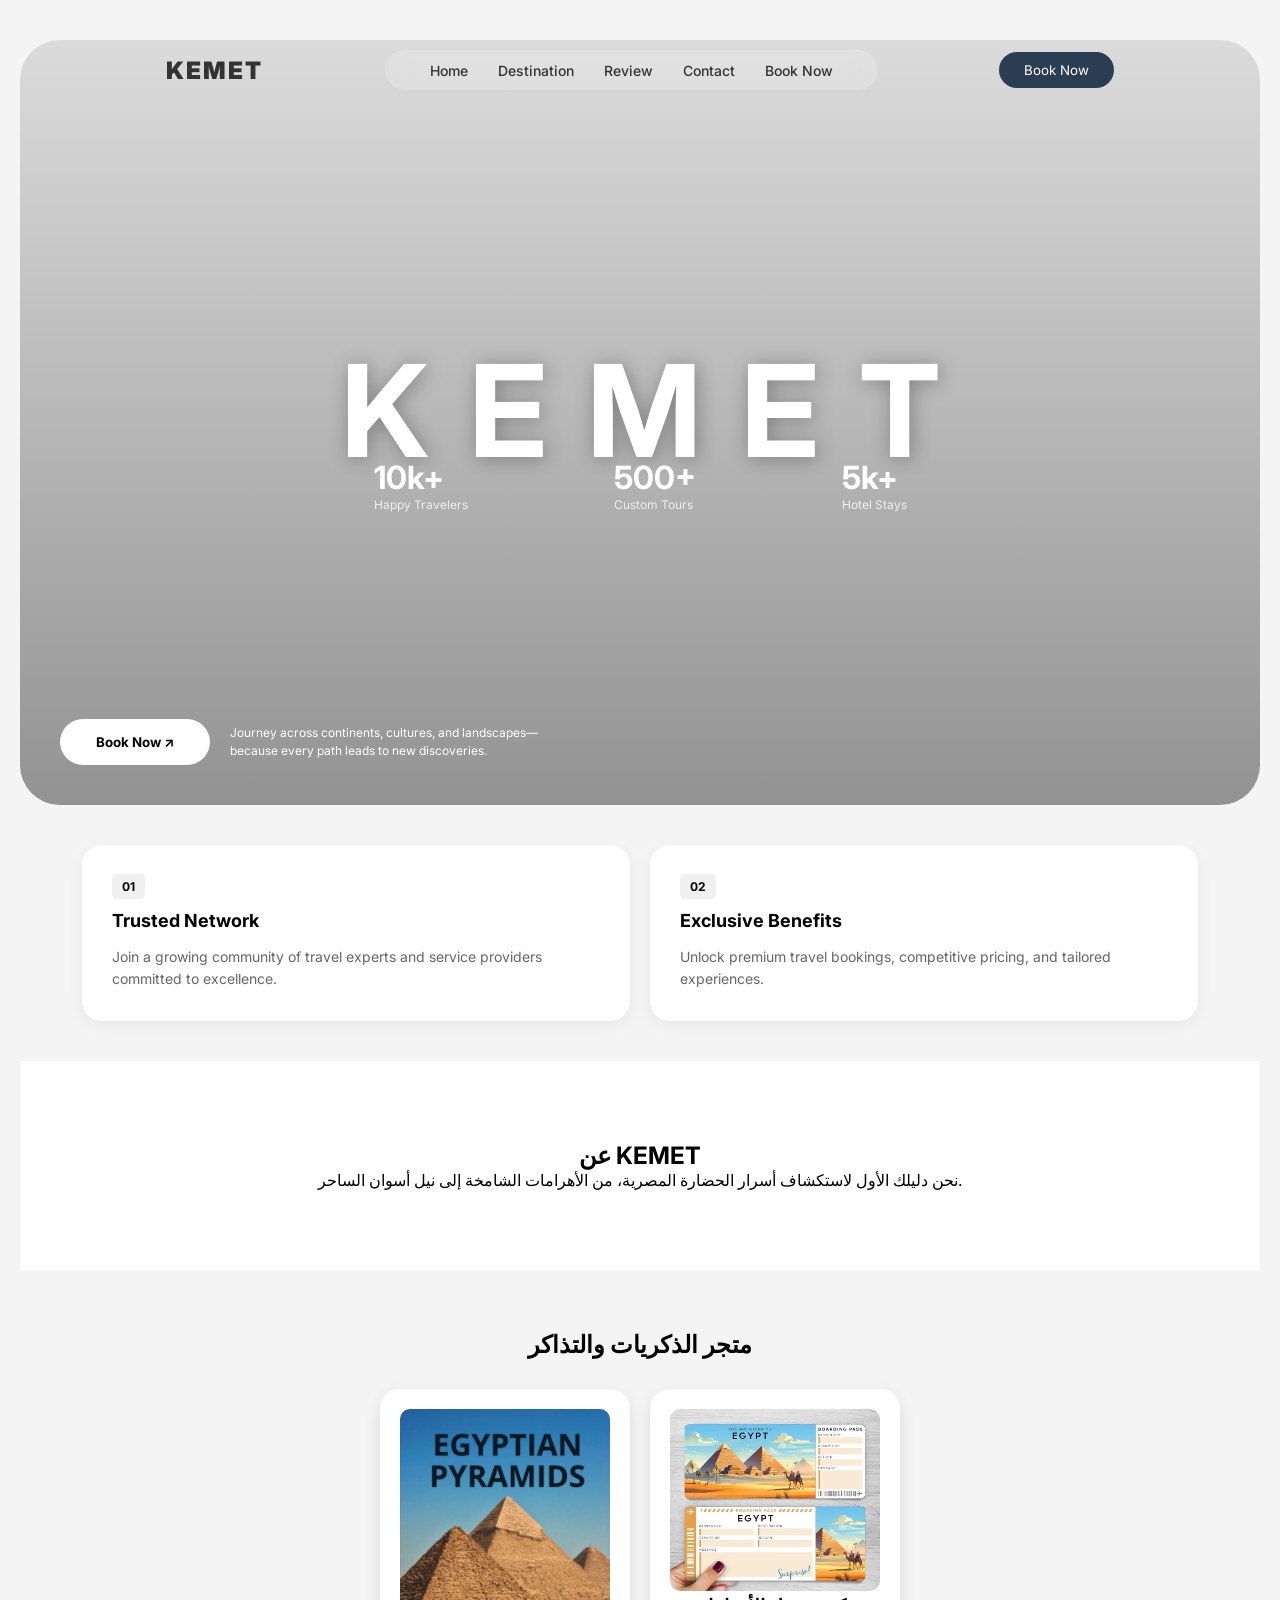
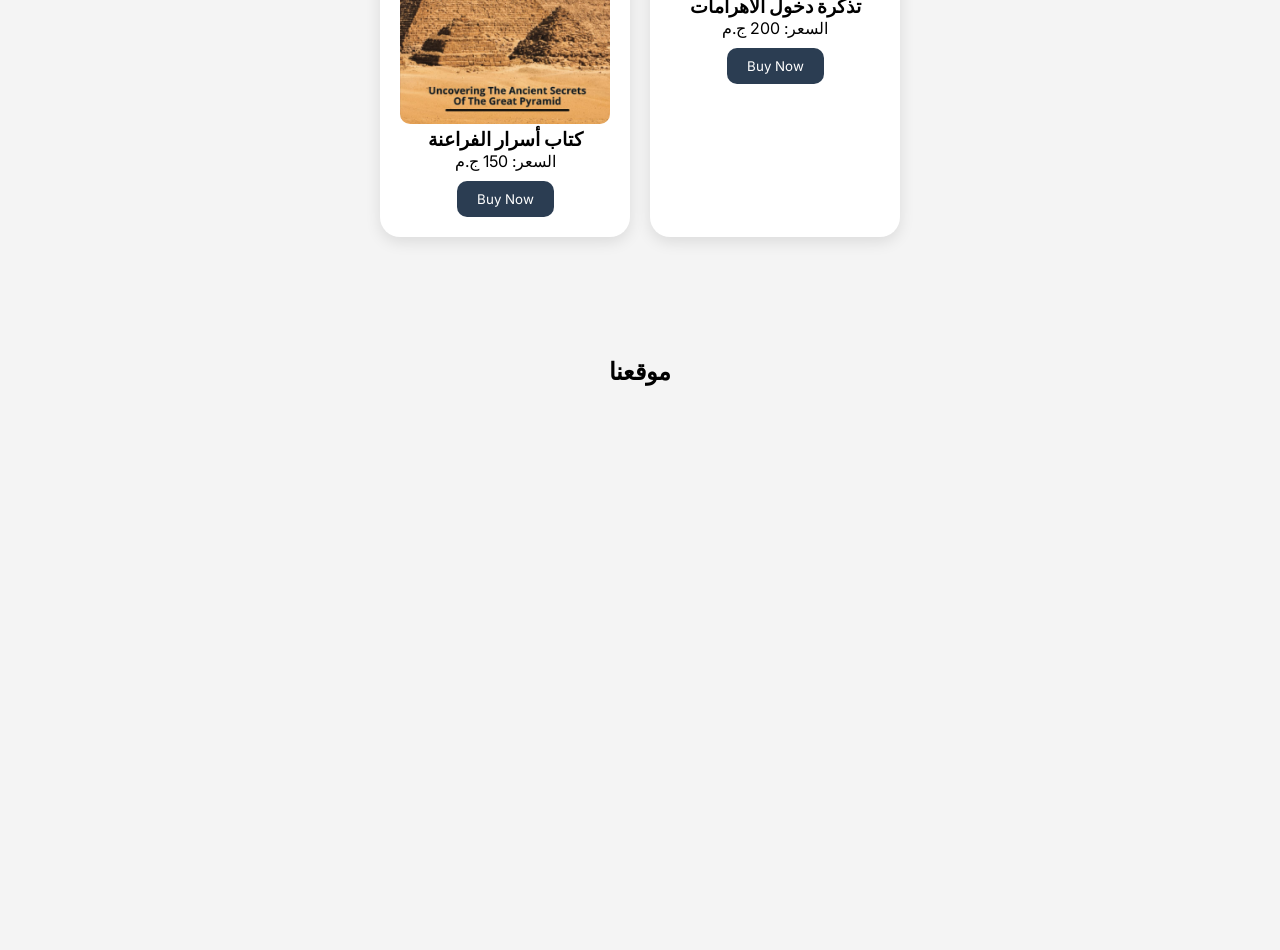
<file: index.html>
<!DOCTYPE html>
<html lang="ar">
<head>
    <meta charset="UTF-8">
    <meta name="viewport" content="width=device-width, initial-scale=1.0">
    <title>KEMET - Discover Ancient Egypt</title>
    <link rel="stylesheet" href="style.css">
    <link href="https://fonts.googleapis.com/css2?family=Inter:wght@400;700;900&display=swap" rel="stylesheet">
</head>
<body>

    <nav>
        <div class="logo">KEMET</div>
        <ul class="nav-links">
            <li><a href="kemet.html">Home</a></li>
            <li><a href="destination.html">Destination</a></li>
            <li><a href="review.html">Review</a></li>
            <li><a href="contact.html">Contact</a></li>
            <li><a href="book now.html">Book Now</a></li>
        </ul>
        <button class="nav-btn">Book Now</button>
    </nav>

    <section class="hero">
        <div class="hero-card">
            <div class="hero-text-overlay">
                <h1>KEMET</h1>
                <div class="hero-stats">
                    <div class="stat-item"><span>10k+</span><p>Happy Travelers</p></div>
                    <div class="stat-item"><span>500+</span><p>Custom Tours</p></div>
                    <div class="stat-item"><span>5k+</span><p>Hotel Stays</p></div>
                </div>
                <div class="hero-actions slow-motion-item">
                    <button class="main-btn slow-motion-item">Book Now ↗</button>
                    <p class="hero-subtext slow-motion-item">Journey across continents, cultures, and landscapes—because every path leads to new discoveries.</p>
                </div>
            </div>
        </div>
    </section>

    <section class="features">
        <div class="feature-card">
            <span class="step-num">01</span>
            <h3>Trusted Network</h3>
            <p>Join a growing community of travel experts and service providers committed to excellence.</p>
        </div>
        <div class="feature-card">
            <span class="step-num">02</span>
            <h3>Exclusive Benefits</h3>
            <p>Unlock premium travel bookings, competitive pricing, and tailored experiences.</p>
        </div>
    </section>

    <section id="about" class="about-section">
        <div class="about-content">
            <h2>عن KEMET</h2>
            <p>نحن دليلك الأول لاستكشاف أسرار الحضارة المصرية، من الأهرامات الشامخة إلى نيل أسوان الساحر.</p>
        </div>
    </section>

    <section id="shop" class="shop-section">
        <h2>متجر الذكريات والتذاكر</h2>
        <div class="shop-grid">
            <div class="product-card">
                <img src="k.jpg.jpg" alt="Book">
                <h3>كتاب أسرار الفراعنة</h3>
                <p>السعر: 150 ج.م</p>
                <button class="buy-btn" data-product="كتاب أسرار الفراعنة">Buy Now</button>
            </div>
            <div class="product-card">
                <img src="il_800x800.6609762285_bx3j.jpg" alt="Ticket">
                <h3>تذكرة دخول الأهرامات</h3>
                <p>السعر: 200 ج.م</p>
                <button class="buy-btn" data-product="تذكرة الأهرامات">Buy Now</button>
            </div>
        </div>
    </section>

    <section id="location" class="location-section">
        <h2>موقعنا</h2>
        <div class="map-container">
            <iframe src="https://www.google.com/maps/embed?pb=!1m18!1m12!1m3!1d3456.632822851415!2d31.13170707534431!3d29.9764848218151!2m3!1f0!2f0!3f0!3m2!1i1024!2i768!4f13.1!3m3!1m2!1s0x14583fa60b21df85%3A0xae41c74a933b5c8!2sGiza%20Necropolis!5e0!3m2!1sen!2seg!4v1715535000000" width="100%" height="450" style="border:0;" allowfullscreen="" loading="lazy"></iframe>
        </div>
    </section>
    <script src="script.js"></script>
</body>
</html>
</file>
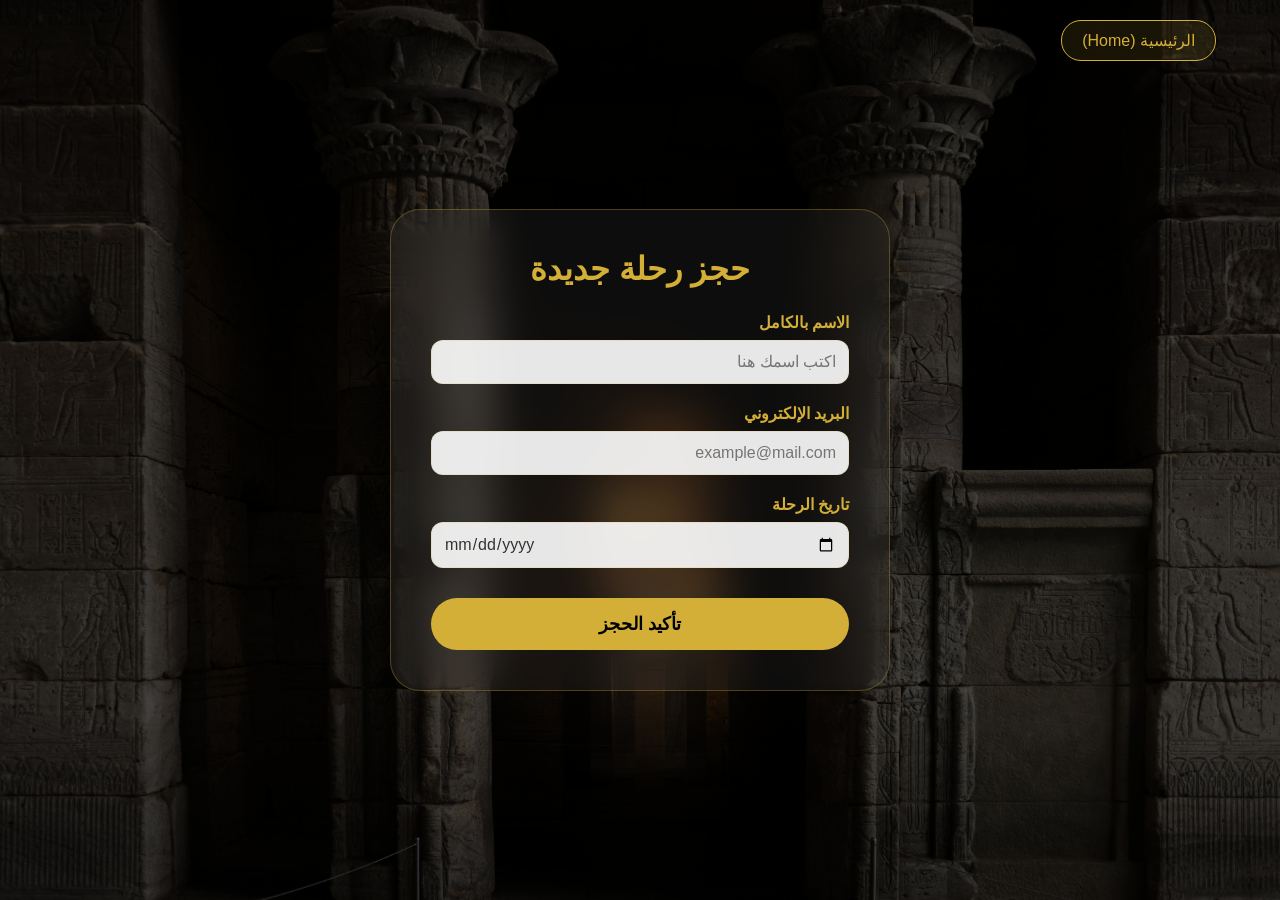
<file: book now.html>
<!DOCTYPE html>
<html lang="ar" dir="rtl">
<head>
    <meta charset="UTF-8">
    <meta name="viewport" content="width=device-width, initial-scale=1.0">
    <title>حجز رحلة كيميت - Booking</title>
    <link rel="stylesheet" href="style.css">
    <style>
        body {
            background-color: #050505;
            color: white;
            margin: 0;
            overflow: hidden; /* لمنع السكرول وجعلها كعرض تقديمي */
            font-family: 'Inter', sans-serif;
            display: flex;
            justify-content: center;
            align-items: center;
            height: 100vh;
        }

       
        .bg-overlay {
            position: absolute;
            top: 0; left: 0; width: 100%; height: 100%;
            object-fit: cover;
            z-index: -1;
            filter: brightness(0.3);
        }

        
        .booking-card {
            background: rgba(255, 255, 255, 0.05);
            backdrop-filter: blur(20px);
            padding: 40px;
            border-radius: 30px;
            border: 1px solid rgba(212, 175, 55, 0.3);
            width: 90%;
            max-width: 500px;
            text-align: center;
            opacity: 0;
            transform: translateY(40px);
            animation: slowIn 1.5s cubic-bezier(0.2, 0.8, 0.2, 1) forwards;
        }

        @keyframes slowIn {
            to { opacity: 1; transform: translateY(0); }
        }

        h1 { color: #d4af37; margin-bottom: 25px; font-size: 2rem; }

        .form-group {
            text-align: right;
            margin-bottom: 20px;
            opacity: 0;
            animation: slowIn 1s ease-out forwards;
        }

       
        .form-group:nth-child(1) { animation-delay: 0.5s; }
        .form-group:nth-child(2) { animation-delay: 0.8s; }
        .form-group:nth-child(3) { animation-delay: 1.1s; }

        label { display: block; margin-bottom: 8px; color: #d4af37; font-weight: bold; }

        input {
            width: 100%;
            padding: 12px;
            border-radius: 12px;
            border: 1px solid rgba(212, 175, 55, 0.2);
            background: rgba(255, 255, 255, 0.9);
            color: #333;
            font-size: 16px;
            outline: none;
        }

        .submit-btn {
            background: #d4af37;
            color: black;
            border: none;
            padding: 15px;
            width: 100%;
            border-radius: 30px;
            font-weight: bold;
            font-size: 18px;
            cursor: pointer;
            transition: 0.3s;
            margin-top: 10px;
        }

        .submit-btn:hover {
            transform: scale(1.03);
            box-shadow: 0 0 20px rgba(212, 175, 55, 0.4);
        }

        .home-link {
            position: absolute;
            top: 20px; right: 5%;
            color: #d4af37;
            text-decoration: none;
            padding: 10px 20px;
            border: 1px solid #d4af37;
            border-radius: 20px;
            background: rgba(212, 175, 55, 0.1);
        }
    </style>
</head>
<body>

    <a href="index.html" class="home-link">الرئيسية (Home)</a>
    
    <img src="redcharlie-SqhU1nUnZL4-unsplash.jpg" class="bg-overlay"> <div class="booking-card">
        <h1>حجز رحلة جديدة</h1>
        <form id="bookingForm">
            <div class="form-group">
                <label>الاسم بالكامل</label>
                <input type="text" id="userName" placeholder="اكتب اسمك هنا" required>
            </div>
            <div class="form-group">
                <label>البريد الإلكتروني</label>
                <input type="email" id="userEmail" placeholder="example@mail.com" required>
            </div>
            <div class="form-group">
                <label>تاريخ الرحلة</label>
                <input type="date" id="bookingDate" required>
            </div>
            <button type="submit" class="submit-btn">تأكيد الحجز</button>
        </form>
    </div>

    <script src="script.js"></script>
</body>
</html>
</file>
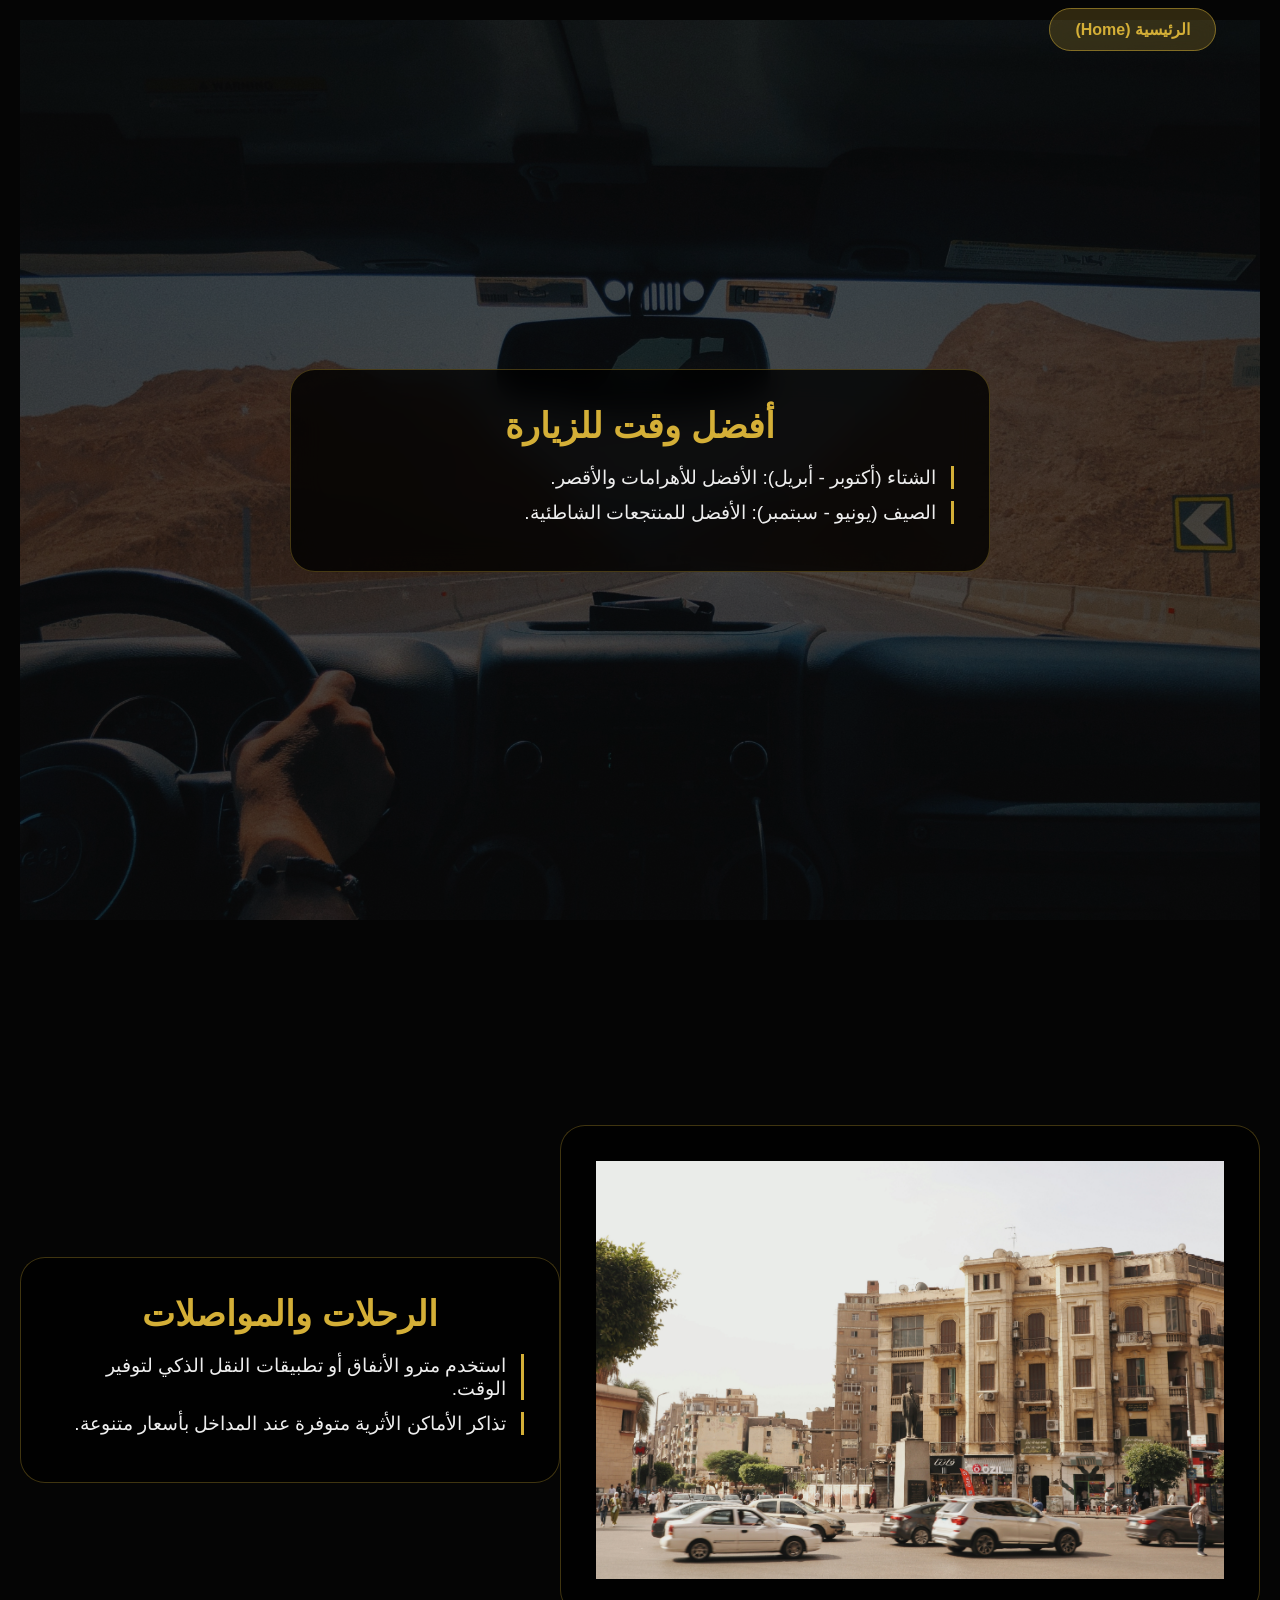
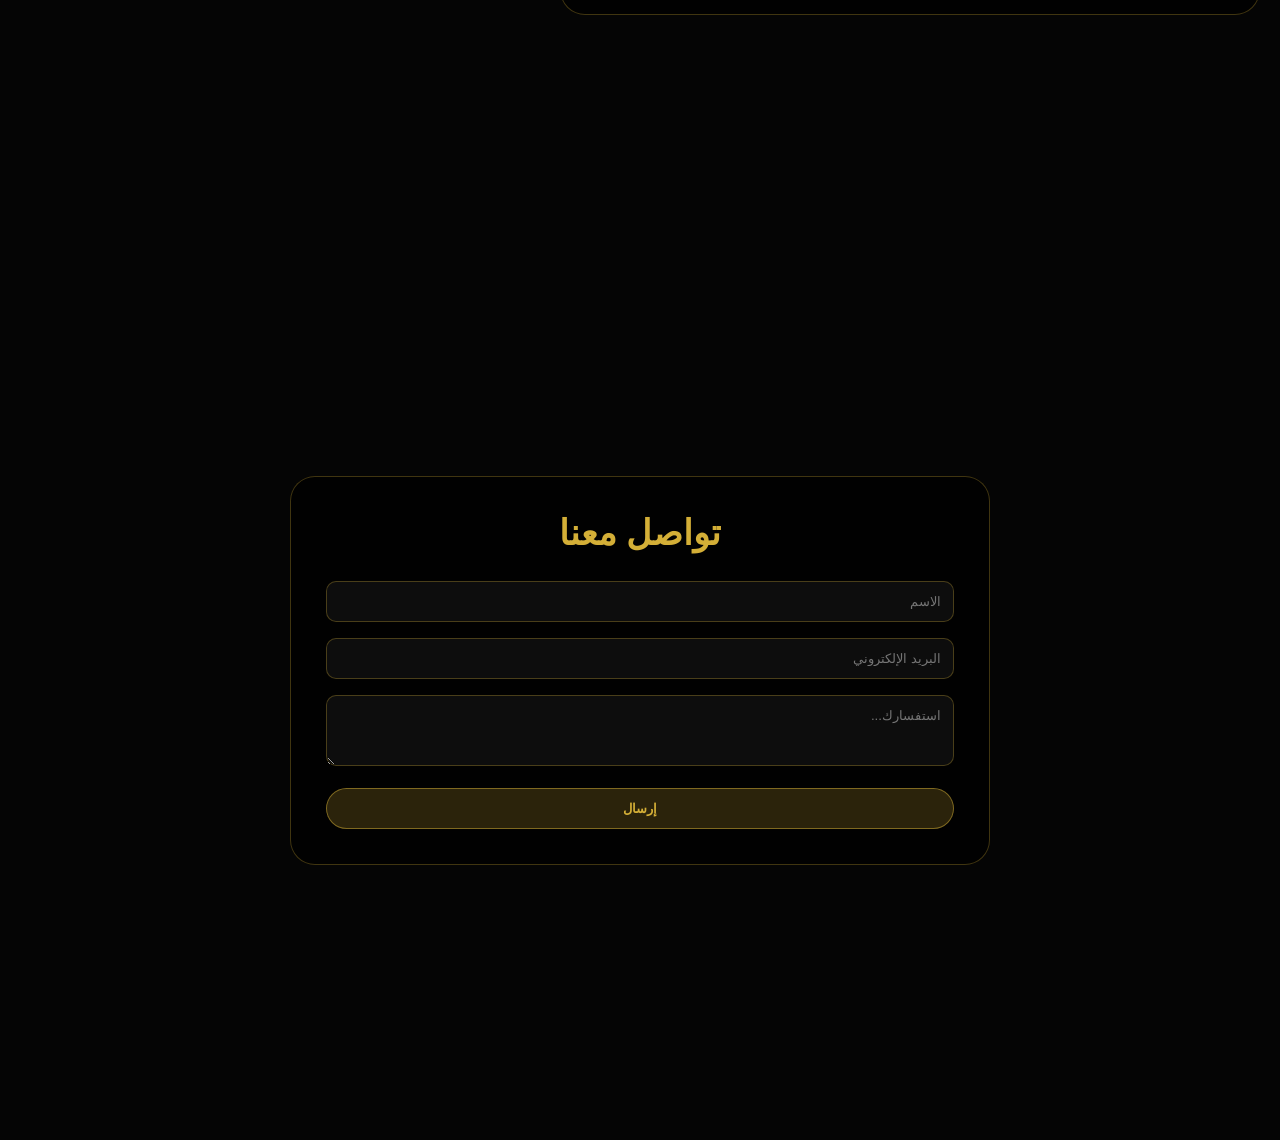
<file: contact.html>
<!DOCTYPE html>
<html lang="ar" dir="rtl">
<head>
    <meta charset="UTF-8">
    <meta name="viewport" content="width=device-width, initial-scale=1.0">
    <title>دليل المسافر - KEMET</title>
    <link rel="stylesheet" href="style.css">
    <style>
        body {
            background-color: #050505;
            color: white;
            margin: 0;
            font-family: 'Inter', sans-serif;
        }

        .nav-fixed {
            position: fixed;
            top: 20px;
            right: 5%;
            z-index: 1000;
        }

        .home-btn {
            background: rgba(212, 175, 55, 0.2);
            backdrop-filter: blur(10px);
            color: #d4af37;
            text-decoration: none;
            padding: 12px 25px;
            border-radius: 30px;
            border: 1px solid rgba(212, 175, 55, 0.5);
            font-weight: bold;
            transition: 0.3s;
        }

        .info-slide {
            height: 100vh;
            display: flex;
            align-items: center;
            justify-content: center;
            position: relative;
            opacity: 0; /* البداية مخفية */
            transform: translateY(30px);
            animation: slideInFade 1.5s ease-out forwards;
        }

        .info-slide:nth-child(1) { animation-delay: 0.2s; }
        .info-slide:nth-child(2) { animation-delay: 0.5s; }
        .info-slide:nth-child(3) { animation-delay: 0.8s; }
        .info-slide:nth-child(4) { animation-delay: 1.1s; }

        @keyframes slideInFade {
            to {
                opacity: 1;
                transform: translateY(0);
            }
        }

        .glass-card {
            background: rgba(0, 0, 0, 0.8);
            backdrop-filter: blur(15px);
            padding: 35px;
            border-radius: 25px;
            border: 1px solid rgba(212, 175, 55, 0.3);
            max-width: 700px;
            width: 85%;
            z-index: 2;
            text-align: center;
        }

        .bg-overlay {
            position: absolute;
            top: 0; left: 0; width: 100%; height: 100%;
            object-fit: cover;
            z-index: 1;
            filter: brightness(0.35);
        }

        h2 { color: #d4af37; font-size: 2.2rem; margin-bottom: 20px; }
        ul { list-style: none; padding: 0; text-align: right; }
        li { font-size: 1.2rem; margin: 12px 0; color: #eee; border-right: 3px solid #d4af37; padding-right: 15px; }

        .contact-input {
            width: 100%; padding: 12px; margin: 8px 0;
            background: rgba(255,255,255,0.05);
            border: 1px solid rgba(212, 175, 55, 0.3);
            border-radius: 10px; color: white;
        }
    </style>
</head>
<body>

    <div class="nav-fixed">
        <a href="index.html" class="home-btn">الرئيسية (Home)</a>
    </div>

    <section class="info-slide">
        <img src="rawan-yasser-tOlA5AuxQa0-unsplash.jpg" class="bg-overlay">
        <div class="glass-card">
            <h2>أفضل وقت للزيارة</h2>
            <ul>
                <li>الشتاء (أكتوبر - أبريل): الأفضل للأهرامات والأقصر.</li>
                <li>الصيف (يونيو - سبتمبر): الأفضل للمنتجعات الشاطئية.</li>
            </ul>
        </div>
    </section>

    <section class="info-slide">
        <img src="faqih-abdul-Dxzmkphj3W8-unsplash.jpg" class="glass-card">
        <div class="glass-card">
            <h2>الرحلات والمواصلات</h2>
            <ul>
                <li>استخدم مترو الأنفاق أو تطبيقات النقل الذكي لتوفير الوقت.</li>
                <li>تذاكر الأماكن الأثرية متوفرة عند المداخل بأسعار متنوعة.</li>
            </ul>
        </div>
    </section>

    <section class="info-slide">
        <div class="glass-card">
            <h2>تواصل معنا</h2>
            <form id="contactForm">
                <input type="text" class="contact-input" placeholder="الاسم" required>
                <input type="email" class="contact-input" placeholder="البريد الإلكتروني" required>
                <textarea rows="3" class="contact-input" placeholder="استفسارك..."></textarea>
                <button type="submit" class="home-btn" style="width: 100%; margin-top: 10px; cursor: pointer;">إرسال</button>
            </form>
        </div>
    </section>

    <script src="script.js"></script>
</body>
</html>
</file>
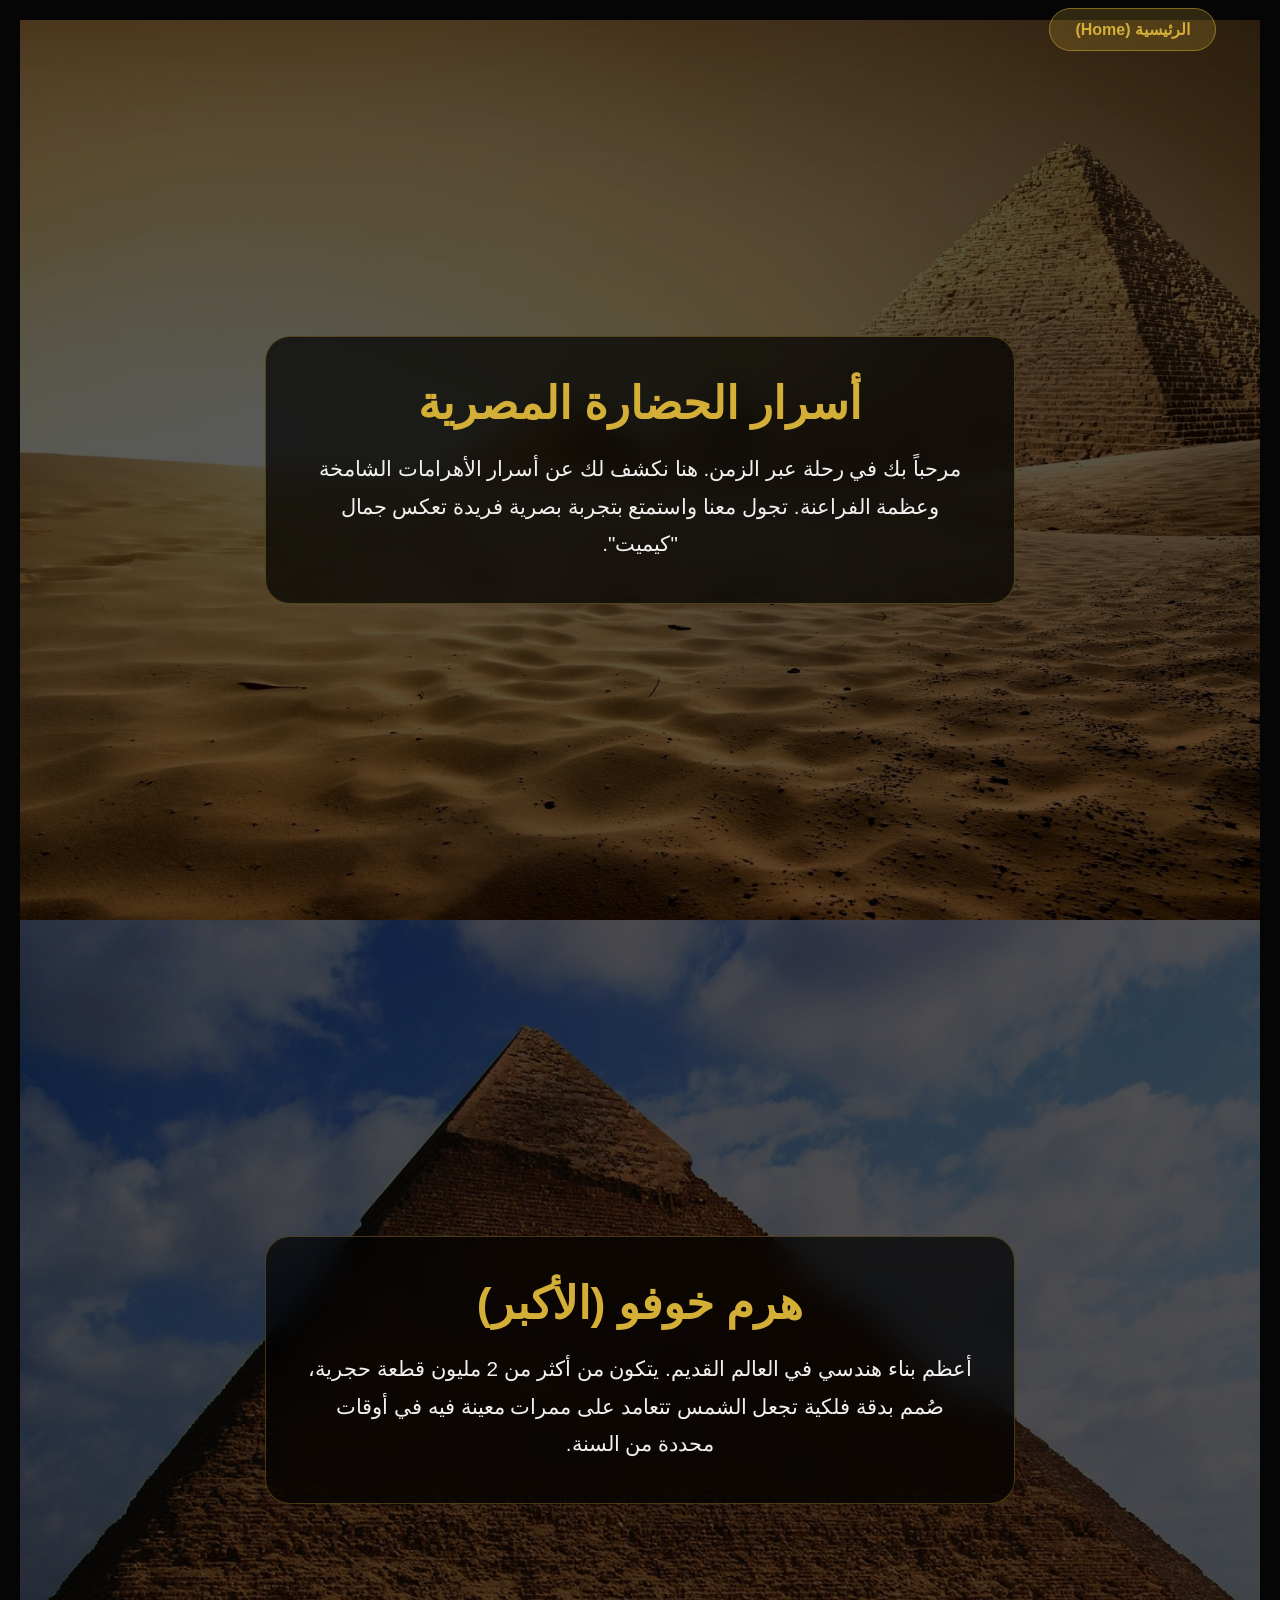
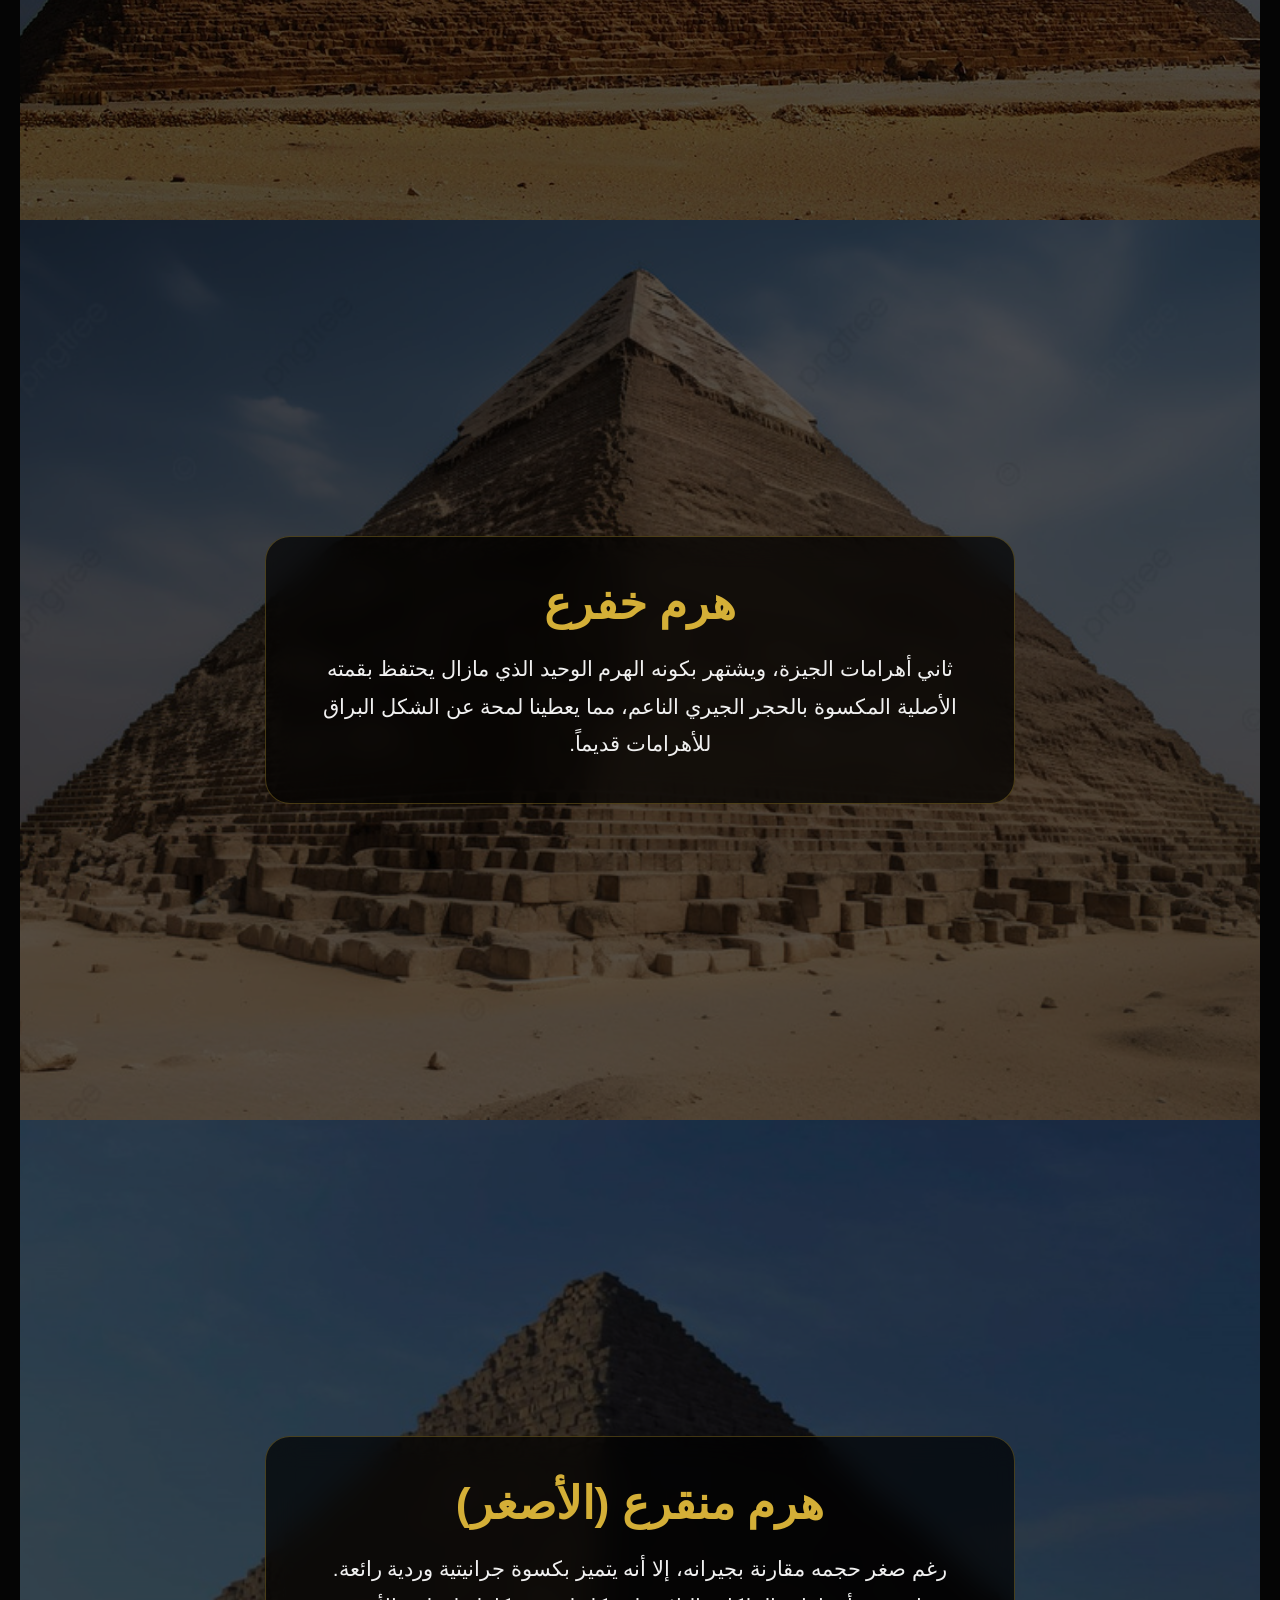
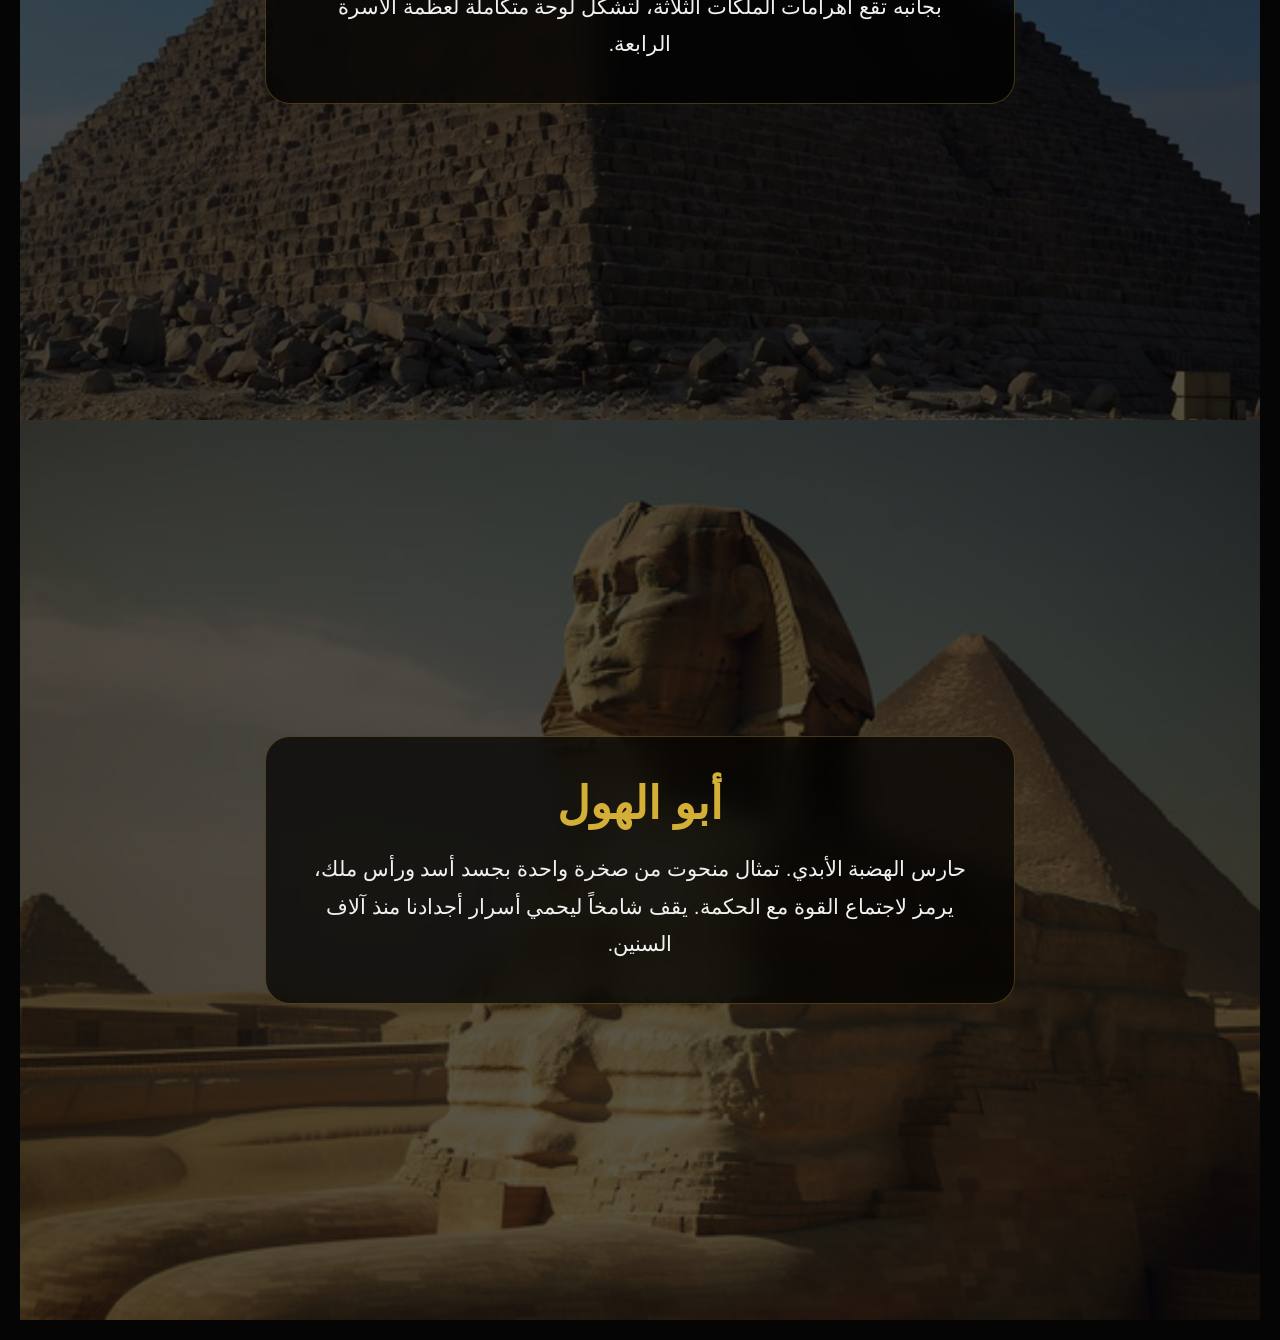
<file: destination.html>
<!DOCTYPE html>
<html lang="ar" dir="rtl">
<head>
    <meta charset="UTF-8">
    <meta name="viewport" content="width=device-width, initial-scale=1.0">
    <title>رحلة في كيميت - العرض التقديمي</title>
    <link rel="stylesheet" href="style.css"> <style>
        body {
            background-color: #050505;
            color: white;
            overflow-x: hidden;
            margin: 0;
            font-family: 'Inter', sans-serif;
        }

        
        .nav-container {
            position: fixed;
            top: 20px;
            right: 5%;
            z-index: 1000;
        }

        .home-btn {
            background: rgba(212, 175, 55, 0.2);
            backdrop-filter: blur(10px);
            color: #d4af37;
            text-decoration: none;
            padding: 12px 25px;
            border-radius: 30px;
            border: 1px solid rgba(212, 175, 55, 0.5);
            font-weight: bold;
            transition: all 0.3s ease;
        }

        .home-btn:hover {
            background: #d4af37;
            color: #000;
            box-shadow: 0 0 15px rgba(212, 175, 55, 0.4);
        }

        
        .slide {
            height: 100vh;
            display: flex;
            align-items: center;
            justify-content: center;
            position: relative;
            padding: 0 10%;
            opacity: 0;
            transform: translateY(60px);
            transition: all 1.8s cubic-bezier(0.2, 0.8, 0.2, 1); /* تأثير سلو موشن ناعم جداً */
        }

        .slide.active {
            opacity: 1;
            transform: translateY(0);
        }

        .content-card {
            background: rgba(0, 0, 0, 0.7);
            backdrop-filter: blur(15px);
            padding: 40px;
            border-radius: 25px;
            border: 1px solid rgba(212, 175, 55, 0.3);
            max-width: 750px;
            z-index: 2;
            text-align: center;
        }

        .bg-img {
            position: absolute;
            top: 0;
            left: 0;
            width: 100%;
            height: 100%;
            object-fit: cover;
            z-index: 1;
            filter: brightness(0.35);
        }

        h1, h2 { color: #d4af37; margin-bottom: 20px; font-size: 2.8rem; }
        p { font-size: 1.3rem; line-height: 1.8; color: #f0f0f0; }

        .scroll-hint {
            position: absolute;
            bottom: 30px;
            color: #d4af37;
            animation: bounce 2s infinite;
        }

        @keyframes bounce {
            0%, 20%, 50%, 80%, 100% {transform: translateY(0);}
            40% {transform: translateY(-10px);}
        }
    </style>
</head>
<body>

    <div class="nav-container">
        <a href="index.html" class="home-btn">الرئيسية (Home)</a>
    </div>

    <section class="slide" id="welcome">
        <img src="Journey-to-the-Pyramids.jpg" class="bg-img" alt="Welcome"> <div class="content-card">
            <h1>أسرار الحضارة المصرية</h1>
            <p>مرحباً بك في رحلة عبر الزمن. هنا نكشف لك عن أسرار الأهرامات الشامخة وعظمة الفراعنة. تجول معنا واستمتع بتجربة بصرية فريدة تعكس جمال "كيميت".</p>
        </div>
        <div class="scroll-hint">اسحب للأسفل لبدء الجولة ↓</div>
    </section>

    <section class="slide">
        <img src="هرم-خوفو.jpg" class="bg-img" alt="Khufu">
        <div class="content-card">
            <h2>هرم خوفو (الأكبر)</h2>
            <p>أعظم بناء هندسي في العالم القديم. يتكون من أكثر من 2 مليون قطعة حجرية، صُمم بدقة فلكية تجعل الشمس تتعامد على ممرات معينة فيه في أوقات محددة من السنة.</p>
        </div>
    </section>

    <section class="slide">
        <img src="pngtree-an-image-of-the-great-pyramid-of-egypt-image_2692047.jpg" class="bg-img" alt="Khafre">
        <div class="content-card">
            <h2>هرم خفرع</h2>
            <p>ثاني أهرامات الجيزة، ويشتهر بكونه الهرم الوحيد الذي مازال يحتفظ بقمته الأصلية المكسوة بالحجر الجيري الناعم، مما يعطينا لمحة عن الشكل البراق للأهرامات قديماً.</p>
        </div>
    </section>

    <section class="slide">
        <img src="11111.jpg" class="bg-img" alt="Menkaure">
        <div class="content-card">
            <h2>هرم منقرع (الأصغر)</h2>
            <p>رغم صغر حجمه مقارنة بجيرانه، إلا أنه يتميز بكسوة جرانيتية وردية رائعة. بجانبه تقع أهرامات الملكات الثلاثة، لتشكل لوحة متكاملة لعظمة الأسرة الرابعة.</p>
        </div>
    </section>

    <section class="slide">
        <img src="sphinx-photo-of-a-and-pyramid-in-the-background_9600423.jpg" class="bg-img" alt="Sphinx">
        <div class="content-card">
            <h2>أبو الهول</h2>
            <p>حارس الهضبة الأبدي. تمثال منحوت من صخرة واحدة بجسد أسد ورأس ملك، يرمز لاجتماع القوة مع الحكمة. يقف شامخاً ليحمي أسرار أجدادنا منذ آلاف السنين.</p>
        </div>
    </section>

    <script>
     
        const observer = new IntersectionObserver((entries) => {
            entries.forEach(entry => {
                if (entry.isIntersecting) {
                    entry.target.classList.add('active');
                }
            });
        }, { threshold: 0.3 });

        document.querySelectorAll('.slide').forEach(slide => {
            observer.observe(slide);
        });

        window.onload = () => {
            document.getElementById('welcome').classList.add('active');
        };
    </script>
</body>
</html>
</file>
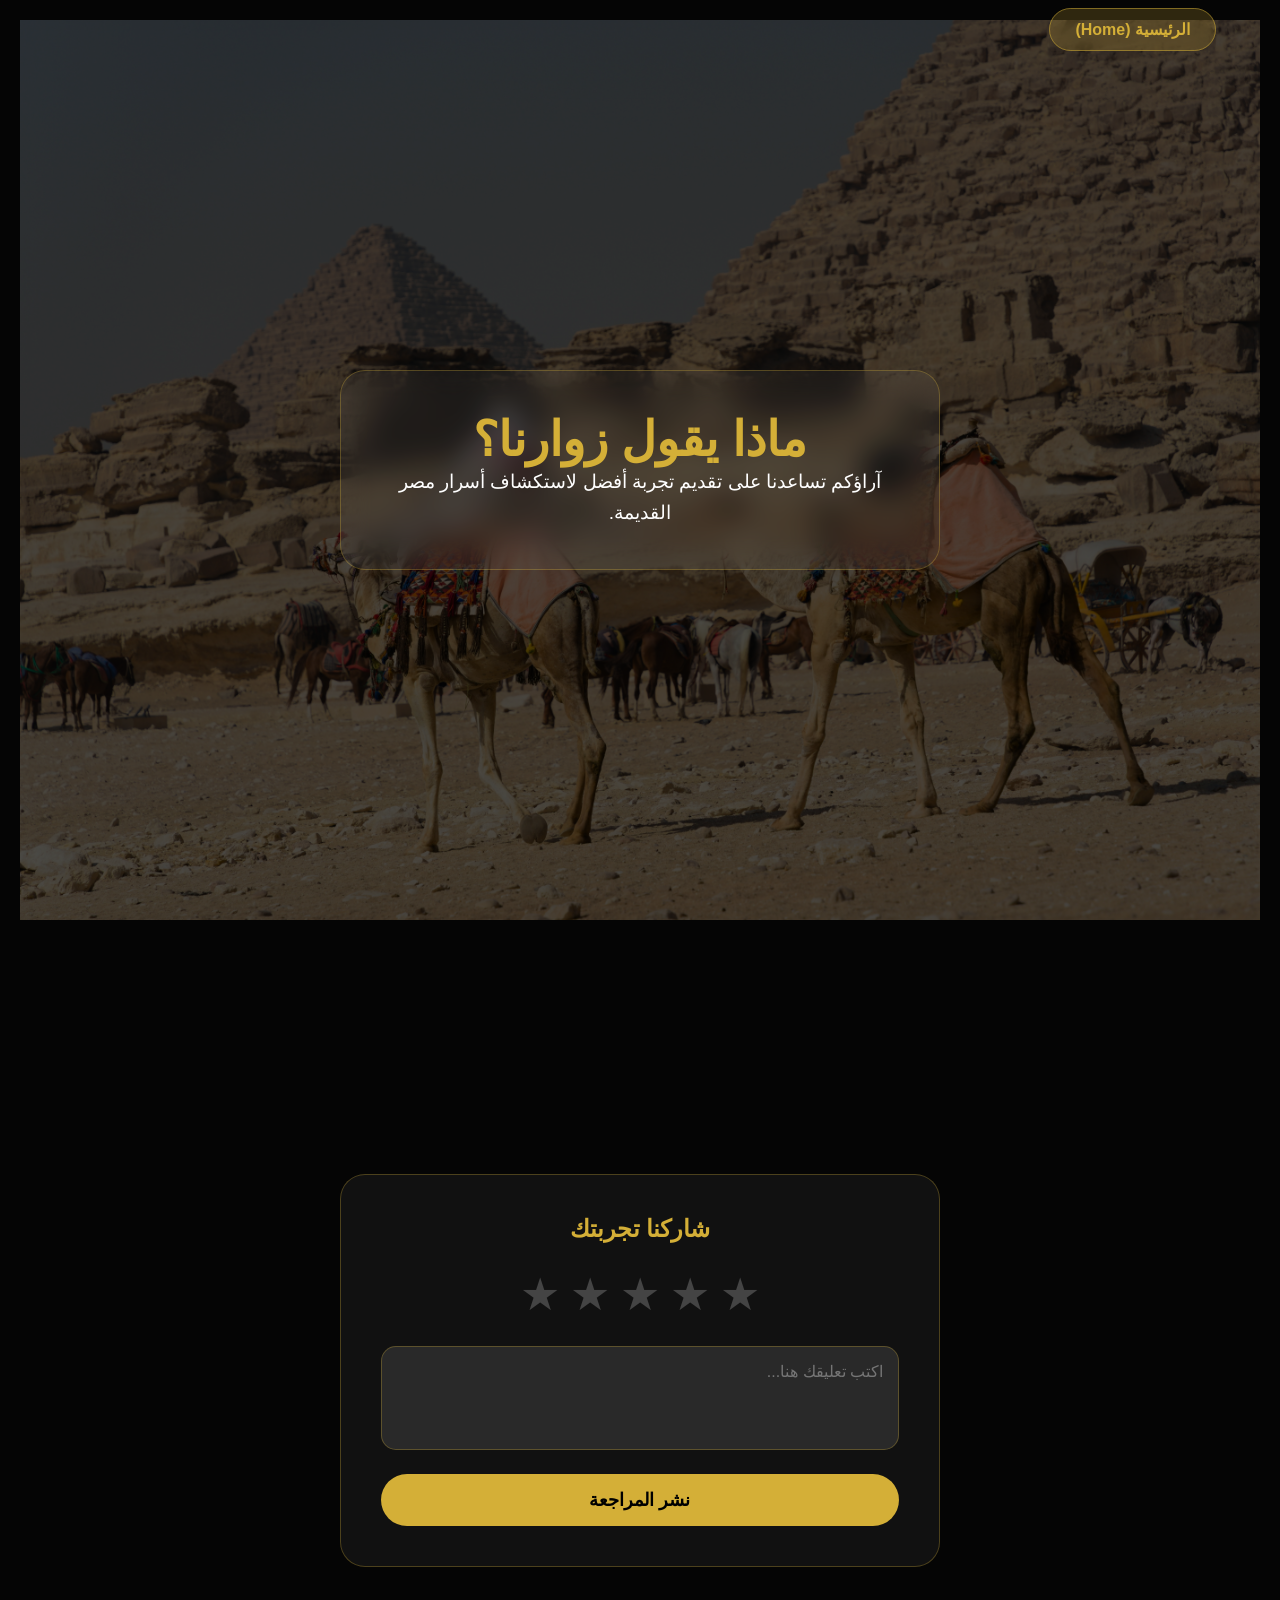
<file: review.html>
<!DOCTYPE html>
<html lang="ar" dir="rtl">
<head>
    <meta charset="UTF-8">
    <meta name="viewport" content="width=device-width, initial-scale=1.0">
    <title>تقييمات كيميت - Review</title>
    <link rel="stylesheet" href="style.css">
    <style>
        body {
            background-color: #050505;
            color: white;
            margin: 0;
            font-family: 'Inter', sans-serif;
            overflow-x: hidden;
        }

       
        .nav-fixed {
            position: fixed;
            top: 20px;
            right: 5%;
            z-index: 1000;
        }

        .home-btn {
            background: rgba(212, 175, 55, 0.2);
            backdrop-filter: blur(10px);
            color: #d4af37;
            text-decoration: none;
            padding: 12px 25px;
            border-radius: 30px;
            border: 1px solid rgba(212, 175, 55, 0.5);
            font-weight: bold;
            transition: 0.3s;
        }

        .home-btn:hover {
            background: #d4af37;
            color: #000;
        }

        
        .review-slide {
            height: 100vh;
            display: flex;
            align-items: center;
            justify-content: center;
            position: relative;
            opacity: 0; /* البداية مخفية */
            transform: translateY(30px);
            animation: fadeInSlide 1.5s ease-out forwards;
        }

        
        .review-slide:nth-child(2) { animation-delay: 0.3s; }
        .review-slide:nth-child(3) { animation-delay: 0.8s; }

        @keyframes fadeInSlide {
            to {
                opacity: 1;
                transform: translateY(0);
            }
        }

        .glass-card {
            background: rgba(255, 255, 255, 0.05);
            backdrop-filter: blur(15px);
            padding: 40px;
            border-radius: 25px;
            border: 1px solid rgba(212, 175, 55, 0.3);
            width: 85%;
            max-width: 600px;
            text-align: center;
            z-index: 2;
        }

        .bg-img {
            position: absolute;
            top: 0; left: 0; width: 100%; height: 100%;
            object-fit: cover;
            z-index: 1;
            filter: brightness(0.3);
        }

        
        .stars {
            display: flex;
            flex-direction: row-reverse;
            justify-content: center;
            gap: 10px;
            margin: 25px 0;
        }

        .stars input { display: none; }
        .stars label {
            font-size: 45px;
            color: #444;
            cursor: pointer;
            transition: 0.3s;
        }

        .stars label:hover,
        .stars label:hover ~ label,
        .stars input:checked ~ label {
            color: #d4af37;
            text-shadow: 0 0 10px rgba(212, 175, 55, 0.5);
        }

        textarea {
            width: 100%;
            padding: 15px;
            background: rgba(255, 255, 255, 0.1);
            border: 1px solid rgba(212, 175, 55, 0.3);
            border-radius: 15px;
            color: white;
            font-size: 16px;
            margin-bottom: 20px;
            resize: none;
        }

        .submit-btn {
            background: #d4af37;
            color: black;
            border: none;
            padding: 15px 45px;
            border-radius: 30px;
            font-weight: bold;
            cursor: pointer;
            width: 100%;
            font-size: 18px;
            transition: 0.3s;
        }

        .submit-btn:hover {
            transform: scale(1.02);
            box-shadow: 0 0 20px rgba(212, 175, 55, 0.4);
        }
    </style>
</head>
<body>

    <div class="nav-fixed">
        <a href="index.html" class="home-btn">الرئيسية (Home)</a>
    </div>

    <section class="review-slide">
        <img src="waa-towaw-WEgu2KuFBs0-unsplash.jpg" class="bg-img"> <div class="glass-card">
            <h1 style="color: #d4af37; font-size: 3rem;">ماذا يقول زوارنا؟</h1>    
            <p style="font-size: 1.2rem; line-height: 1.6;">آراؤكم تساعدنا على تقديم تجربة أفضل لاستكشاف أسرار مصر القديمة.</p>
        </div>
    </section>

    <section class="review-slide">
        <div class="glass-card">
            <h2 style="color: #d4af37;">شاركنا تجربتك</h2>
            <div class="stars">
                <input type="radio" id="s5" name="star" value="5"><label for="s5">★</label>
                <input type="radio" id="s4" name="star" value="4"><label for="s4">★</label>
                <input type="radio" id="s3" name="star" value="3"><label for="s3">★</label>
                <input type="radio" id="s2" name="star" value="2"><label for="s2">★</label>
                <input type="radio" id="s1" name="star" value="1"><label for="s1">★</label>
            </div>

            <textarea id="reviewText" rows="4" placeholder="اكتب تعليقك هنا..."></textarea>
            <button class="submit-btn" onclick="sendReview()">نشر المراجعة</button>
        </div>
    </section>

    <script src="script.js"></script>
</body>
</html>
</file>
<file: style.css>
* {
    margin: 0;
    padding: 0;
    box-sizing: border-box;
    font-family: 'Inter', sans-serif;
}

body {
    background-color: #f4f4f4;
    padding: 20px;
}

nav {
    display: flex;
    justify-content: space-between;
    align-items: center;
    padding: 30px 8%;
    position: absolute;
    width: 90%;
    left: 5%;
    z-index: 100;
}

.logo {
    font-size: 24px;
    font-weight: 900;
    color: #333;
    letter-spacing: 2px;
}

.nav-links {
    display: flex;
    list-style: none;
    background: rgba(255, 255, 255, 0.2);
    backdrop-filter: blur(10px);
    padding: 10px 30px;
    border-radius: 30px;
}

.nav-links li { margin: 0 15px; }
.nav-links a { text-decoration: none; color: #333; font-weight: 500; font-size: 14px; }

.nav-btn {
    background: #2b3d52;
    color: white;
    border: none;
    padding: 10px 25px;
    border-radius: 20px;
    cursor: pointer;
}

.hero {
    height: 85vh;
    width: 100%;
    margin-top: 20px;
}

.hero-card {
    height: 100%;
    background: linear-gradient(to bottom, rgba(0,0,0,0.1), rgba(0,0,0,0.4)), 
                url('https://images.unsplash.com/photo-1503177119275-0aa32b3a9368?auto=format&fit=crop&q=80&w=2070') no-repeat center center/cover;
    border-radius: 40px;
    position: relative;
    display: flex;
    align-items: center;
    justify-content: center;
    overflow: hidden;
}

.hero-text-overlay h1 {
    font-size: 10vw; 
    color: white;
    letter-spacing: 40px;
    margin-left: 40px;
    text-shadow: 2px 2px 20px rgba(0,0,0,0.3);
}

.hero-stats {
    display: flex;
    justify-content: space-around;
    color: white;
    margin-top: -30px;
}

.stat-item span { font-size: 32px; font-weight: bold; display: block; }
.stat-item p { font-size: 12px; opacity: 0.8; }

.hero-actions {
    position: absolute;
    bottom: 40px;
    left: 40px;
    display: flex;
    align-items: center;
    gap: 20px;
    max-width: 500px;
}

.main-btn {
    background: white;
    border: none;
    padding: 15px 30px;
    border-radius: 30px;
    font-weight: bold;
    cursor: pointer;
    min-width: 150px;
}

.hero-subtext {
    color: white;
    font-size: 12px;
    line-height: 1.5;
}

/* Features Section */
.features {
    display: flex;
    gap: 20px;
    padding: 40px 5%;
}

.feature-card {
    background: white;
    padding: 30px;
    border-radius: 20px;
    flex: 1;
    box-shadow: 0 5px 15px rgba(0,0,0,0.05);
}

.step-num {
    background: #f0f0f0;
    padding: 5px 10px;
    border-radius: 5px;
    font-size: 12px;
    font-weight: bold;
}

.feature-card h3 { margin: 15px 0; font-size: 18px; }
.feature-card p { color: #666; font-size: 14px; line-height: 1.6; }

/* About Section */
.about-section { padding: 80px 10%; text-align: center; background: #fff; }

/* Shop Section */
.shop-section { padding: 60px 10%; background: #f4f4f4; text-align: center; }
.shop-grid { display: flex; gap: 20px; justify-content: center; margin-top: 30px; }
.product-card { background: white; padding: 20px; border-radius: 20px; box-shadow: 0 5px 15px rgba(0,0,0,0.1); width: 250px; }
.product-card img { width: 100%; border-radius: 10px; }
.buy-btn { background: #2b3d52; color: white; border: none; padding: 10px 20px; border-radius: 10px; cursor: pointer; margin-top: 10px; transition: 0.3s; }
.buy-btn:hover { background: #e67e22; }

/* Location Section */
.location-section { padding: 60px 10%; text-align: center; }
.map-container { margin-top: 30px; border-radius: 20px; overflow: hidden; }

@keyframes slowFadeUp {
    0% {
        opacity: 0;
        transform: translateY(40px);
    }
    100% {
        opacity: 1;
        transform: translateY(0);
    }
}

.slow-motion-item {
    opacity: 0; 
    animation: slowFadeUp 1.8s cubic-bezier(0.2, 0.8, 0.2, 1) forwards;
}


.delay-1 { animation-delay: 0.3s; }
.delay-2 { animation-delay: 0.6s; }
.delay-3 { animation-delay: 0.9s; }
</file>
